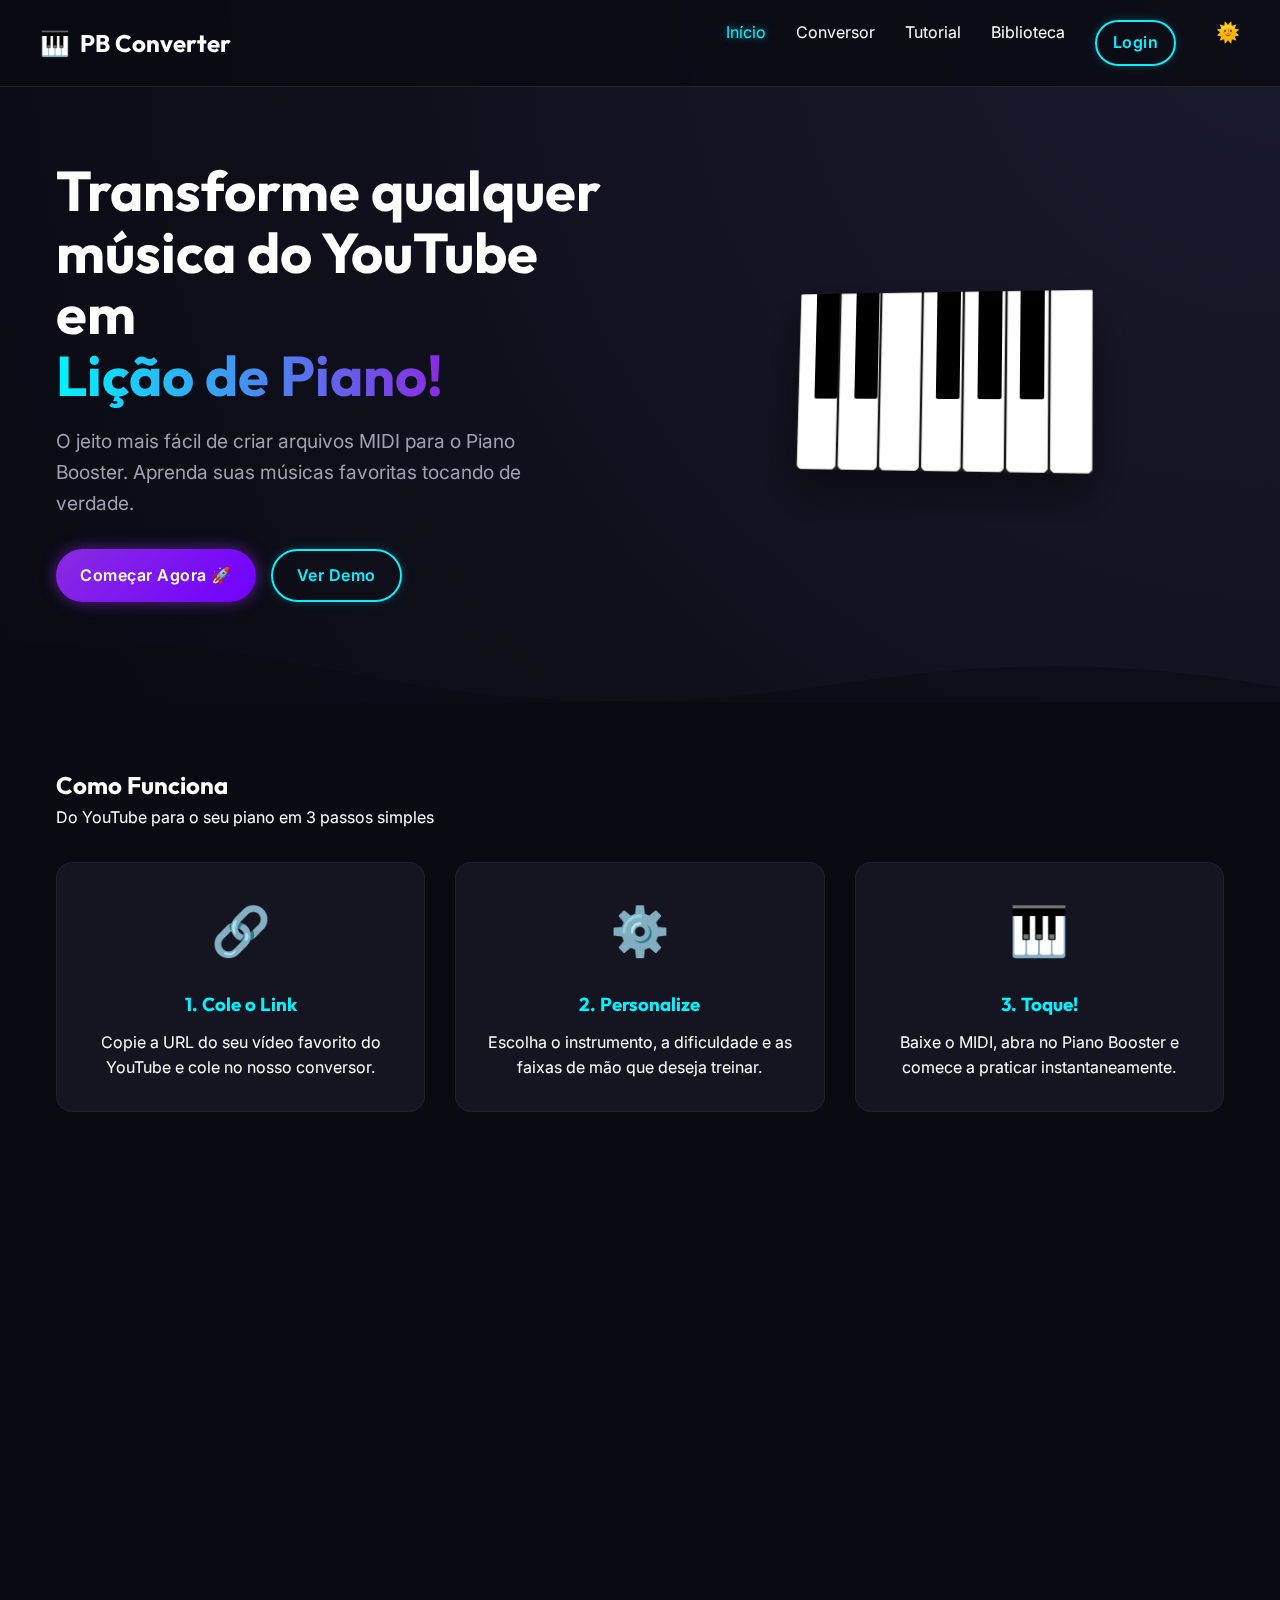
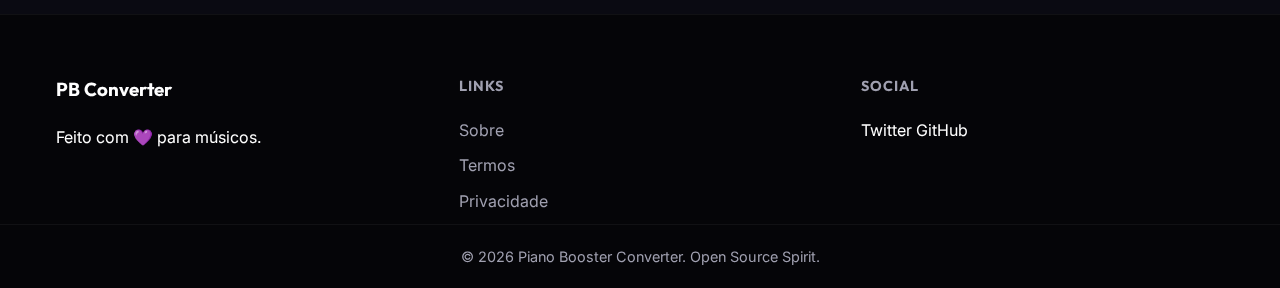
<file: index.html>
<!DOCTYPE html>
<html lang="pt-BR">

<head>
    <meta charset="UTF-8">
    <meta name="viewport" content="width=device-width, initial-scale=1.0">
    <title>Piano Booster Converter - YouTube para MIDI</title>

    <!-- Fonts -->
    <link rel="preconnect" href="https://fonts.googleapis.com">
    <link rel="preconnect" href="https://fonts.gstatic.com" crossorigin>
    <link href="https://fonts.googleapis.com/css2?family=Inter:wght@400;600&family=Outfit:wght@700&display=swap"
        rel="stylesheet">

    <!-- Styles -->
    <link rel="stylesheet" href="css/style.css">
    <link rel="stylesheet" href="css/animations.css">

    <!-- Scripts -->
    <script src="js/main.js" defer></script>
</head>

<body>
    <div id="particles-js"></div>

    <nav class="navbar">
        <div class="logo">
            <span>🎹</span> PB Converter
        </div>
        <ul class="nav-links">
            <li><a href="index.html" class="active">Início</a></li>
            <li><a href="converter.html">Conversor</a></li>
            <li><a href="tutorial.html">Tutorial</a></li>
            <li><a href="library.html">Biblioteca</a></li>
            <li><a href="dashboard.html" class="btn btn-secondary" style="padding: 8px 16px;">Login</a></li>
        </ul>
    </nav>

    <main>
        <!-- Hero Section -->
        <section class="hero-section">
            <div class="container hero-content">
                <div class="hero-text animate-enter">
                    <h1 class="hero-title">
                        Transforme qualquer música do YouTube em <br>
                        <span class="text-gradient">Lição de Piano!</span>
                    </h1>
                    <p class="hero-subtitle">
                        O jeito mais fácil de criar arquivos MIDI para o Piano Booster.
                        Aprenda suas músicas favoritas tocando de verdade.
                    </p>
                    <div class="hero-actions">
                        <a href="converter.html" class="btn btn-primary">Começar Agora 🚀</a>
                        <a href="#demo" class="btn btn-secondary">Ver Demo</a>
                    </div>
                </div>

                <div class="hero-visual animate-enter delay-200">
                    <!-- CSS Piano Animation -->
                    <div class="piano-visual">
                        <div class="key white"></div>
                        <div class="key black"></div>
                        <div class="key white"></div>
                        <div class="key black"></div>
                        <div class="key white"></div>
                        <div class="key white"></div>
                        <div class="key black"></div>
                        <div class="key white"></div>
                        <div class="key black"></div>
                        <div class="key white"></div>
                        <div class="key black"></div>
                        <div class="key white"></div>
                    </div>
                </div>
            </div>

            <div class="custom-shape-divider-bottom">
                <svg data-name="Layer 1" xmlns="http://www.w3.org/2000/svg" viewBox="0 0 1200 120"
                    preserveAspectRatio="none">
                    <path
                        d="M321.39,56.44c58-10.79,114.16-30.13,172-41.86,82.39-16.72,168.19-17.73,250.45-.39C823.78,31,906.67,72,985.66,92.83c70.05,18.48,146.53,26.09,214.34,3V0H0V27.35A600.21,600.21,0,0,0,321.39,56.44Z"
                        class="shape-fill"></path>
                </svg>
            </div>
        </section>

        <!-- How It Works -->
        <section class="process-section mt-4">
            <div class="container">
                <div class="section-header text-center">
                    <h2 class="animate-enter">Como Funciona</h2>
                    <p class="text-muted animate-enter delay-100">Do YouTube para o seu piano em 3 passos simples</p>
                </div>

                <div class="steps-grid mt-2">
                    <div class="step-card animate-enter delay-100">
                        <div class="step-icon">🔗</div>
                        <h3>1. Cole o Link</h3>
                        <p>Copie a URL do seu vídeo favorito do YouTube e cole no nosso conversor.</p>
                    </div>
                    <div class="step-card animate-enter delay-200">
                        <div class="step-icon">⚙️</div>
                        <h3>2. Personalize</h3>
                        <p>Escolha o instrumento, a dificuldade e as faixas de mão que deseja treinar.</p>
                    </div>
                    <div class="step-card animate-enter delay-300">
                        <div class="step-icon">🎹</div>
                        <h3>3. Toque!</h3>
                        <p>Baixe o MIDI, abra no Piano Booster e comece a praticar instantaneamente.</p>
                    </div>
                </div>
            </div>
        </section>

        <!-- Benefits Section -->
        <section class="benefits-section mt-4">
            <div class="container">
                <div class="benefits-grid">
                    <div class="benefit-content animate-enter">
                        <h2>Por que usar o PB Converter?</h2>
                        <ul class="benefit-list">
                            <li>
                                <span class="check-icon">✓</span>
                                <div>
                                    <strong>100% Gratuito</strong>
                                    <p>Sem taxas escondidas. Converta quantas músicas quiser.</p>
                                </div>
                            </li>
                            <li>
                                <span class="check-icon">✓</span>
                                <div>
                                    <strong>Alta Precisão</strong>
                                    <p>Algoritmos avançados para separar notas corretamente.</p>
                                </div>
                            </li>
                            <li>
                                <span class="check-icon">✓</span>
                                <div>
                                    <strong>Focado no Aprendizado</strong>
                                    <p>Arquivos otimizados especificamente para o Piano Booster.</p>
                                </div>
                            </li>
                        </ul>
                        <a href="converter.html" class="btn btn-primary mt-2">Começar a Converter</a>
                    </div>
                    <div class="benefit-image animate-enter delay-200">
                        <div class="screenshot-placeholder">
                            <div class="screen-header">
                                <span class="dot red"></span>
                                <span class="dot yellow"></span>
                                <span class="dot green"></span>
                            </div>
                            <div class="screen-body">
                                <div class="music-staff">
                                    <div class="line"></div>
                                    <div class="line"></div>
                                    <div class="line"></div>
                                    <div class="line"></div>
                                    <div class="line"></div>
                                    <div class="note" style="left: 10%; top: 10px;">♪</div>
                                    <div class="note" style="left: 30%; top: 20px;">♫</div>
                                    <div class="note" style="left: 60%; top: 5px;">♩</div>
                                </div>
                            </div>
                        </div>
                    </div>
                </div>
            </div>
        </section>

        <footer class="main-footer mt-4">
            <div class="container footer-content">
                <div class="footer-col">
                    <h3>PB Converter</h3>
                    <p>Feito com 💜 para músicos.</p>
                </div>
                <div class="footer-col">
                    <h4>Links</h4>
                    <ul>
                        <li><a href="#">Sobre</a></li>
                        <li><a href="#">Termos</a></li>
                        <li><a href="#">Privacidade</a></li>
                    </ul>
                </div>
                <div class="footer-col">
                    <h4>Social</h4>
                    <div class="social-links">
                        <a href="#">Twitter</a>
                        <a href="#">GitHub</a>
                    </div>
                </div>
            </div>
            <div class="footer-bottom">
                <p>&copy; 2026 Piano Booster Converter. Open Source Spirit.</p>
            </div>
        </footer>
    </main>

</body>

</html>
</file>
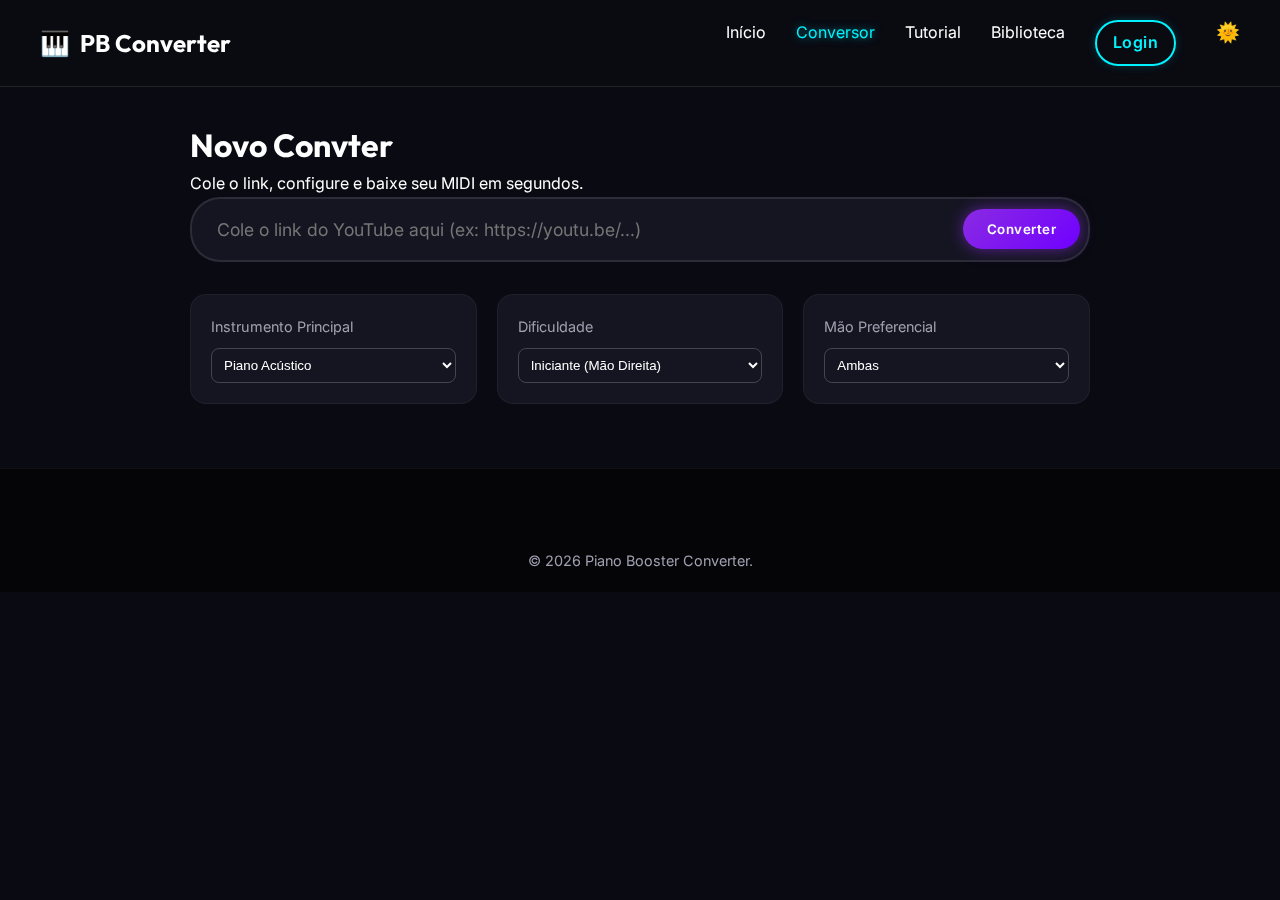
<file: converter.html>
<!DOCTYPE html>
<html lang="pt-BR">

<head>
    <meta charset="UTF-8">
    <meta name="viewport" content="width=device-width, initial-scale=1.0">
    <title>Converter - Piano Booster Converter</title>

    <!-- Fonts -->
    <link rel="preconnect" href="https://fonts.googleapis.com">
    <link rel="preconnect" href="https://fonts.gstatic.com" crossorigin>
    <link href="https://fonts.googleapis.com/css2?family=Inter:wght@400;600&family=Outfit:wght@700&display=swap"
        rel="stylesheet">

    <!-- Styles -->
    <link rel="stylesheet" href="css/style.css">
    <link rel="stylesheet" href="css/animations.css">

    <!-- Scripts -->
    <script src="js/main.js" defer></script>
    <script src="js/converter.js" defer></script>
</head>

<body>
    <div id="particles-js"></div>

    <nav class="navbar">
        <div class="logo">
            <span>🎹</span> PB Converter
        </div>
        <ul class="nav-links">
            <li><a href="index.html">Início</a></li>
            <li><a href="converter.html" class="active">Conversor</a></li>
            <li><a href="tutorial.html">Tutorial</a></li>
            <li><a href="library.html">Biblioteca</a></li>
            <li><a href="dashboard.html" class="btn btn-secondary" style="padding: 8px 16px;">Login</a></li>
        </ul>
    </nav>

    <main class="container" style="padding-top: 120px;">
        <div class="converter-container" style="margin: 0 auto;">
            <div class="text-center mb-4">
                <h1 class="animate-enter">Novo Convter</h1>
                <p class="text-muted animate-enter delay-100">Cole o link, configure e baixe seu MIDI em segundos.</p>
            </div>

            <!-- Input Section -->
            <div class="input-group animate-enter delay-200">
                <input type="text" id="youtubeUrl" placeholder="Cole o link do YouTube aqui (ex: https://youtu.be/...)">
                <button id="convertBtn" class="btn btn-primary input-btn">Converter</button>
            </div>

            <!-- Options -->
            <div class="options-grid animate-enter delay-300">
                <div class="option-card">
                    <label>Instrumento Principal</label>
                    <select>
                        <option>Piano Acústico</option>
                        <option>Piano Elétrico</option>
                        <option>Órgão</option>
                        <option>Sintetizador</option>
                    </select>
                </div>
                <div class="option-card">
                    <label>Dificuldade</label>
                    <select>
                        <option>Iniciante (Mão Direita)</option>
                        <option>Intermediário (Simplificado)</option>
                        <option>Avançado (Full)</option>
                    </select>
                </div>
                <div class="option-card">
                    <label>Mão Preferencial</label>
                    <select>
                        <option>Ambas</option>
                        <option>Esquerda</option>
                        <option>Direita</option>
                    </select>
                </div>
            </div>

            <!-- Simulated Process -->
            <div id="conversion-process" class="progress-container hidden">
                <h3>Convertendo...</h3>
                <div class="progress-track">
                    <div class="progress-fill"></div>
                </div>
                <p class="progress-text text-muted">Iniciando...</p>
            </div>

            <!-- Result Area -->
            <div id="result-area" class="result-card hidden">
                <div class="success-icon">✨</div>
                <h2>Sucesso!</h2>
                <p>Seu arquivo MIDI foi gerado e otimizado para o Piano Booster.</p>

                <div class="file-info">
                    <strong>Arquivo:</strong> song_name_converted.mid | <strong>Tamanho:</strong> 45KB
                </div>

                <div class="download-actions">
                    <button class="btn btn-primary">⬇ Baixar MIDI</button>
                    <button class="btn btn-secondary">🎹 Abrir no Piano Booster</button>
                </div>
            </div>

        </div>
    </main>

    <footer class="main-footer mt-4">
        <div class="container footer-content">
            <div class="footer-bottom" style="width: 100%; border: none;">
                <p>&copy; 2026 Piano Booster Converter.</p>
            </div>
        </div>
    </footer>
</body>

</html>
</file>
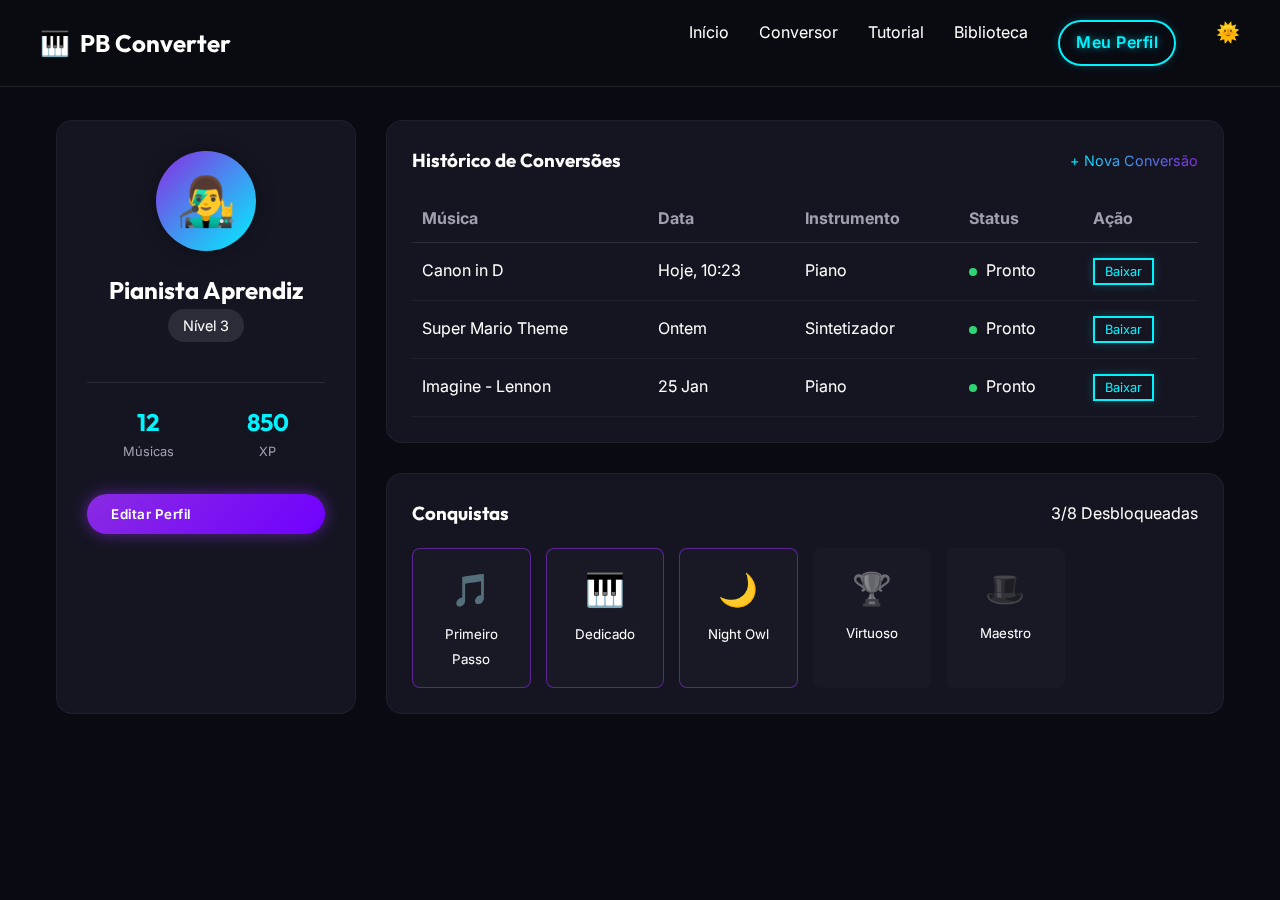
<file: dashboard.html>
<!DOCTYPE html>
<html lang="pt-BR">

<head>
    <meta charset="UTF-8">
    <meta name="viewport" content="width=device-width, initial-scale=1.0">
    <title>Dashboard - Piano Booster Converter</title>
    <link href="https://fonts.googleapis.com/css2?family=Inter:wght@400;600&family=Outfit:wght@700&display=swap"
        rel="stylesheet">
    <link rel="stylesheet" href="css/style.css">
    <link rel="stylesheet" href="css/animations.css">
    <script src="js/main.js" defer></script>
    <style>
        .dashboard-grid {
            display: grid;
            grid-template-columns: 300px 1fr;
            gap: 30px;
        }

        /* Profile Card */
        .profile-card {
            background: var(--bg-card);
            border-radius: var(--radius-md);
            padding: 30px;
            text-align: center;
            border: 1px solid rgba(255, 255, 255, 0.05);
        }

        .avatar {
            width: 100px;
            height: 100px;
            border-radius: 50%;
            background: linear-gradient(135deg, var(--primary), var(--secondary));
            margin: 0 auto 20px;
            display: flex;
            align-items: center;
            justify-content: center;
            font-size: 3rem;
            box-shadow: 0 0 20px rgba(0, 0, 0, 0.3);
        }

        .level-badge {
            background: rgba(255, 255, 255, 0.1);
            padding: 5px 15px;
            border-radius: 20px;
            font-size: 0.9rem;
            display: inline-block;
            margin-bottom: 20px;
        }

        .stats-row {
            display: flex;
            justify-content: space-around;
            margin-top: 20px;
            border-top: 1px solid rgba(255, 255, 255, 0.1);
            padding-top: 20px;
        }

        .stat h3 {
            color: var(--secondary);
            font-size: 1.5rem;
        }

        .stat p {
            font-size: 0.8rem;
            color: var(--text-muted);
        }

        /* Main Content */
        .dashboard-content {
            display: flex;
            flex-direction: column;
            gap: 30px;
        }

        .section-box {
            background: var(--bg-card);
            border-radius: var(--radius-md);
            padding: 25px;
            border: 1px solid rgba(255, 255, 255, 0.05);
        }

        .section-header {
            display: flex;
            justify-content: space-between;
            align-items: center;
            margin-bottom: 20px;
        }

        /* Table */
        .history-table {
            width: 100%;
            border-collapse: collapse;
        }

        .history-table th {
            text-align: left;
            color: var(--text-muted);
            padding: 10px;
            border-bottom: 1px solid rgba(255, 255, 255, 0.1);
        }

        .history-table td {
            padding: 15px 10px;
            border-bottom: 1px solid rgba(255, 255, 255, 0.05);
        }

        .status-dot {
            width: 8px;
            height: 8px;
            border-radius: 50%;
            display: inline-block;
            margin-right: 5px;
        }

        .status-done {
            background: var(--success);
        }

        /* Badges */
        .badges-grid {
            display: grid;
            grid-template-columns: repeat(auto-fill, minmax(100px, 1fr));
            gap: 15px;
        }

        .badge-item {
            background: rgba(255, 255, 255, 0.02);
            padding: 15px;
            border-radius: var(--radius-sm);
            text-align: center;
            transition: 0.3s;
            cursor: help;
        }

        .badge-item:hover {
            background: rgba(255, 255, 255, 0.05);
            transform: translateY(-3px);
        }

        .badge-icon {
            font-size: 2rem;
            margin-bottom: 5px;
            filter: grayscale(100%);
            opacity: 0.5;
            transition: 0.3s;
        }

        .badge-item.unlocked .badge-icon {
            filter: grayscale(0);
            opacity: 1;
        }

        .badge-item.unlocked {
            border: 1px solid var(--primary-glow);
        }

        @media (max-width: 768px) {
            .dashboard-grid {
                grid-template-columns: 1fr;
            }
        }
    </style>
</head>

<body>
    <div id="particles-js"></div>
    <nav class="navbar">
        <div class="logo"><span>🎹</span> PB Converter</div>
        <ul class="nav-links">
            <li><a href="index.html">Início</a></li>
            <li><a href="converter.html">Conversor</a></li>
            <li><a href="tutorial.html">Tutorial</a></li>
            <li><a href="library.html">Biblioteca</a></li>
            <li><a href="dashboard.html" class="active btn btn-secondary" style="padding: 8px 16px;">Meu Perfil</a></li>
        </ul>
    </nav>

    <main class="container" style="padding-top: 120px;">
        <div class="dashboard-grid">
            <!-- Sidebar -->
            <aside class="profile-card animate-enter">
                <div class="avatar">👨‍🎤</div>
                <h2>Pianista Aprendiz</h2>
                <div class="level-badge">Nível 3</div>

                <div class="stats-row">
                    <div class="stat">
                        <h3>12</h3>
                        <p>Músicas</p>
                    </div>
                    <div class="stat">
                        <h3>850</h3>
                        <p>XP</p>
                    </div>
                </div>

                <button class="btn btn-primary mt-2" style="width: 100%;">Editar Perfil</button>
            </aside>

            <!-- Main -->
            <div class="dashboard-content">
                <!-- History -->
                <section class="section-box animate-enter delay-100">
                    <div class="section-header">
                        <h3>Histórico de Conversões</h3>
                        <a href="converter.html" class="text-gradient" style="font-size: 0.9rem;">+ Nova Conversão</a>
                    </div>
                    <table class="history-table">
                        <thead>
                            <tr>
                                <th>Música</th>
                                <th>Data</th>
                                <th>Instrumento</th>
                                <th>Status</th>
                                <th>Ação</th>
                            </tr>
                        </thead>
                        <tbody>
                            <tr>
                                <td>Canon in D</td>
                                <td>Hoje, 10:23</td>
                                <td>Piano</td>
                                <td><span class="status-dot status-done"></span> Pronto</td>
                                <td><button class="btn-secondary"
                                        style="padding: 4px 10px; font-size: 0.8rem;">Baixar</button></td>
                            </tr>
                            <tr>
                                <td>Super Mario Theme</td>
                                <td>Ontem</td>
                                <td>Sintetizador</td>
                                <td><span class="status-dot status-done"></span> Pronto</td>
                                <td><button class="btn-secondary"
                                        style="padding: 4px 10px; font-size: 0.8rem;">Baixar</button></td>
                            </tr>
                            <tr>
                                <td>Imagine - Lennon</td>
                                <td>25 Jan</td>
                                <td>Piano</td>
                                <td><span class="status-dot status-done"></span> Pronto</td>
                                <td><button class="btn-secondary"
                                        style="padding: 4px 10px; font-size: 0.8rem;">Baixar</button></td>
                            </tr>
                        </tbody>
                    </table>
                </section>

                <!-- Gamification -->
                <section class="section-box animate-enter delay-200">
                    <div class="section-header">
                        <h3>Conquistas</h3>
                        <span class="text-muted">3/8 Desbloqueadas</span>
                    </div>
                    <div class="badges-grid">
                        <div class="badge-item unlocked" title="Converta sua primeira música">
                            <div class="badge-icon">🎵</div>
                            <small>Primeiro Passo</small>
                        </div>
                        <div class="badge-item unlocked" title="Faça 10 conversões">
                            <div class="badge-icon">🎹</div>
                            <small>Dedicado</small>
                        </div>
                        <div class="badge-item unlocked" title="Use o tema escuro">
                            <div class="badge-icon">🌙</div>
                            <small>Night Owl</small>
                        </div>
                        <div class="badge-item" title="Converta 50 músicas">
                            <div class="badge-icon">🏆</div>
                            <small>Virtuoso</small>
                        </div>
                        <div class="badge-item" title="Encontre o Konami Code">
                            <div class="badge-icon">🎩</div>
                            <small>Maestro</small>
                        </div>
                    </div>
                </section>
            </div>
        </div>
    </main>
</body>

</html>
</file>
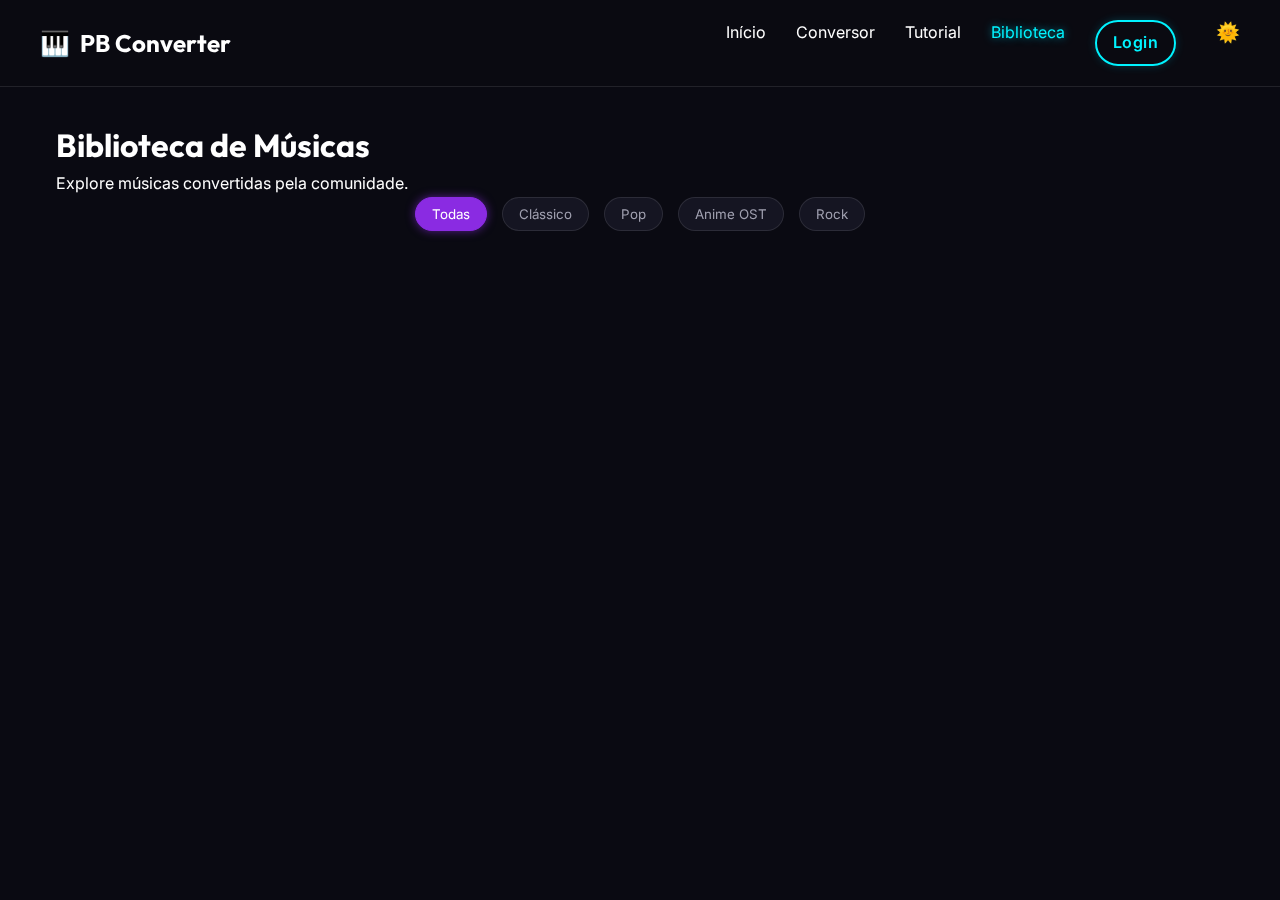
<file: library.html>
<!DOCTYPE html>
<html lang="pt-BR">

<head>
    <meta charset="UTF-8">
    <meta name="viewport" content="width=device-width, initial-scale=1.0">
    <title>Biblioteca - Piano Booster Converter</title>
    <link href="https://fonts.googleapis.com/css2?family=Inter:wght@400;600&family=Outfit:wght@700&display=swap"
        rel="stylesheet">
    <link rel="stylesheet" href="css/style.css">
    <link rel="stylesheet" href="css/animations.css">
    <script src="js/main.js" defer></script>
    <script src="js/library.js" defer></script>
    <style>
        /* Inline page specific styles for simplicity or move to css/library.css later */
        .filters {
            display: flex;
            gap: 15px;
            flex-wrap: wrap;
            margin-bottom: 30px;
            justify-content: center;
        }

        .filter-btn {
            background: var(--bg-card);
            border: 1px solid rgba(255, 255, 255, 0.1);
            color: var(--text-muted);
            padding: 8px 16px;
            border-radius: 20px;
            cursor: pointer;
            transition: 0.3s;
        }

        .filter-btn:hover,
        .filter-btn.active {
            background: var(--primary);
            color: white;
            border-color: var(--primary);
            box-shadow: 0 0 10px var(--primary-glow);
        }

        .music-grid {
            display: grid;
            grid-template-columns: repeat(auto-fill, minmax(250px, 1fr));
            gap: 25px;
        }

        .music-card {
            background: var(--bg-card);
            border-radius: var(--radius-md);
            overflow: hidden;
            border: 1px solid rgba(255, 255, 255, 0.05);
            transition: 0.3s;
            position: relative;
        }

        .music-card:hover {
            transform: translateY(-5px);
            border-color: var(--secondary);
            box-shadow: 0 10px 20px rgba(0, 0, 0, 0.2);
        }

        .card-img {
            height: 140px;
            background: #222;
            position: relative;
            display: flex;
            align-items: center;
            justify-content: center;
            overflow: hidden;
        }

        .play-overlay {
            width: 50px;
            height: 50px;
            background: rgba(0, 0, 0, 0.6);
            border-radius: 50%;
            display: flex;
            align-items: center;
            justify-content: center;
            cursor: pointer;
            opacity: 0;
            transition: 0.3s;
            border: 2px solid white;
        }

        .music-card:hover .play-overlay {
            opacity: 1;
        }

        .card-body {
            padding: 15px;
        }

        .music-title {
            font-weight: 600;
            margin-bottom: 5px;
            white-space: nowrap;
            overflow: hidden;
            text-overflow: ellipsis;
        }

        .music-artist {
            font-size: 0.9rem;
            color: var(--text-muted);
            margin-bottom: 15px;
        }

        .card-footer {
            display: flex;
            justify-content: space-between;
            align-items: center;
            font-size: 0.8rem;
            color: var(--text-muted);
            border-top: 1px solid rgba(255, 255, 255, 0.05);
            padding-top: 10px;
        }

        .badge-difficulty {
            padding: 2px 8px;
            border-radius: 4px;
            font-size: 0.75rem;
            background: rgba(255, 255, 255, 0.1);
        }

        .badge-difficulty.easy {
            background: rgba(46, 213, 115, 0.2);
            color: var(--success);
        }

        .badge-difficulty.medium {
            background: rgba(255, 189, 46, 0.2);
            color: #ffbd2e;
        }

        .badge-difficulty.hard {
            background: rgba(255, 71, 87, 0.2);
            color: var(--danger);
        }
    </style>
</head>

<body>
    <div id="particles-js"></div>
    <nav class="navbar">
        <div class="logo"><span>🎹</span> PB Converter</div>
        <ul class="nav-links">
            <li><a href="index.html">Início</a></li>
            <li><a href="converter.html">Conversor</a></li>
            <li><a href="tutorial.html">Tutorial</a></li>
            <li><a href="library.html" class="active">Biblioteca</a></li>
            <li><a href="dashboard.html" class="btn btn-secondary" style="padding: 8px 16px;">Login</a></li>
        </ul>
    </nav>

    <main class="container" style="padding-top: 120px;">
        <div class="text-center mb-4">
            <h1 class="animate-enter">Biblioteca de Músicas</h1>
            <p class="text-muted animate-enter delay-100">Explore músicas convertidas pela comunidade.</p>
        </div>

        <!-- Filters -->
        <div class="filters animate-enter delay-200">
            <button class="filter-btn active" data-filter="all">Todas</button>
            <button class="filter-btn" data-filter="classico">Clássico</button>
            <button class="filter-btn" data-filter="pop">Pop</button>
            <button class="filter-btn" data-filter="anime">Anime OST</button>
            <button class="filter-btn" data-filter="rock">Rock</button>
        </div>

        <!-- Grid -->
        <div id="music-grid" class="music-grid animate-enter delay-300">
            <!-- Cards will be injected by JS -->
        </div>
    </main>
</body>

</html>
</file>
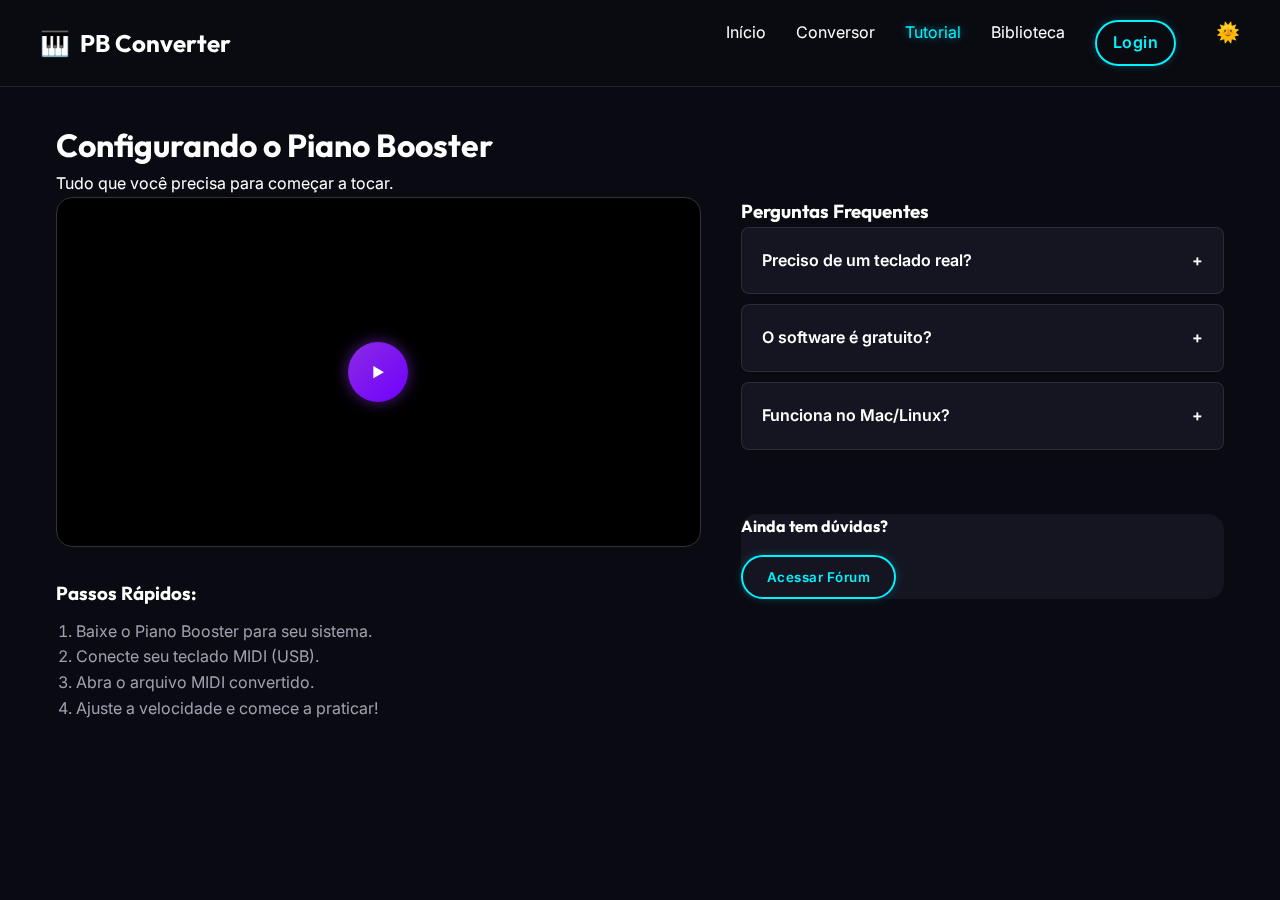
<file: tutorial.html>
<!DOCTYPE html>
<html lang="pt-BR">

<head>
    <meta charset="UTF-8">
    <meta name="viewport" content="width=device-width, initial-scale=1.0">
    <title>Tutorial - Piano Booster Converter</title>
    <link href="https://fonts.googleapis.com/css2?family=Inter:wght@400;600&family=Outfit:wght@700&display=swap"
        rel="stylesheet">
    <link rel="stylesheet" href="css/style.css">
    <link rel="stylesheet" href="css/animations.css">
    <script src="js/main.js" defer></script>
    <style>
        .accordion-item {
            background: var(--bg-card);
            border: 1px solid rgba(255, 255, 255, 0.1);
            border-radius: var(--radius-sm);
            margin-bottom: 10px;
            overflow: hidden;
        }

        .accordion-header {
            padding: 20px;
            cursor: pointer;
            display: flex;
            justify-content: space-between;
            align-items: center;
            font-weight: 600;
        }

        .accordion-header:hover {
            background: rgba(255, 255, 255, 0.02);
            color: var(--secondary);
        }

        .accordion-content {
            padding: 0 20px;
            max-height: 0;
            overflow: hidden;
            transition: max-height 0.3s ease-out, padding 0.3s;
            color: var(--text-muted);
        }

        .accordion-content.active {
            padding: 20px;
            padding-top: 0;
            max-height: 500px;
        }

        .icon-plus {
            transition: 0.3s;
        }

        .accordion-content.active+.accordion-header .icon-plus {
            transform: rotate(45deg);
        }
    </style>
</head>

<body>
    <div id="particles-js"></div>
    <nav class="navbar">
        <div class="logo"><span>🎹</span> PB Converter</div>
        <ul class="nav-links">
            <li><a href="index.html">Início</a></li>
            <li><a href="converter.html">Conversor</a></li>
            <li><a href="tutorial.html" class="active">Tutorial</a></li>
            <li><a href="library.html">Biblioteca</a></li>
            <li><a href="dashboard.html" class="btn btn-secondary" style="padding: 8px 16px;">Login</a></li>
        </ul>
    </nav>

    <main class="container" style="padding-top: 120px;">
        <div class="header-section text-center mb-4">
            <h1 class="animate-enter">Configurando o Piano Booster</h1>
            <p class="text-muted animate-enter delay-100">Tudo que você precisa para começar a tocar.</p>
        </div>

        <div class="row" style="display: flex; gap: 40px; flex-wrap: wrap;">
            <!-- Video Section -->
            <div class="col animate-enter delay-200" style="flex: 2; min-width: 300px;">
                <div class="video-placeholder"
                    style="background: #000; height: 350px; border-radius: var(--radius-md); display: flex; align-items: center; justify-content: center; border: 1px solid #333; position: relative; overflow: hidden;">
                    <div
                        style="position: absolute; width: 100%; height: 100%; background: url('https://placehold.co/600x400/151522/FFF?text=Video+Tutorial') no-repeat center; opacity: 0.5;">
                    </div>
                    <button class="btn btn-primary"
                        style="z-index: 2; border-radius: 50%; width: 60px; height: 60px; display: flex; align-items: center; justify-content: center; padding: 0;">▶</button>
                </div>
                <div class="mt-2">
                    <h3>Passos Rápidos:</h3>
                    <ol style="margin-left: 20px; margin-top: 10px; color: var(--text-muted);">
                        <li class="mb-1">Baixe o Piano Booster para seu sistema.</li>
                        <li class="mb-1">Conecte seu teclado MIDI (USB).</li>
                        <li class="mb-1">Abra o arquivo MIDI convertido.</li>
                        <li>Ajuste a velocidade e comece a praticar!</li>
                    </ol>
                </div>
            </div>

            <!-- FAQ Section -->
            <div class="col animate-enter delay-300" style="flex: 1.5; min-width: 300px;">
                <h3 class="mb-2">Perguntas Frequentes</h3>

                <div class="accordion-item">
                    <div class="accordion-header">
                        Preciso de um teclado real?
                        <span class="icon-plus">+</span>
                    </div>
                    <div class="accordion-content">
                        Realmente recomendamos um teclado MIDI ou um piano digital com saída USB para aproveitar o
                        feedback em tempo real, mas você pode usar o teclado do PC para testar.
                    </div>
                </div>

                <div class="accordion-item">
                    <div class="accordion-header">
                        O software é gratuito?
                        <span class="icon-plus">+</span>
                    </div>
                    <div class="accordion-content">
                        Sim! O Piano Booster é open source e gratuito. Nosso conversor também é 100% grátis.
                    </div>
                </div>

                <div class="accordion-item">
                    <div class="accordion-header">
                        Funciona no Mac/Linux?
                        <span class="icon-plus">+</span>
                    </div>
                    <div class="accordion-content">
                        Sim, há versões para Windows, macOS e Linux. Verifique a página oficial do projeto.
                    </div>
                </div>

                <div class="mt-4 p-4 text-center" style="background: var(--bg-card); border-radius: var(--radius-md);">
                    <h4>Ainda tem dúvidas?</h4>
                    <button class="btn btn-secondary mt-1">Acessar Fórum</button>
                </div>
            </div>
        </div>
    </main>

    <script>
        // Simple accordion logic
        document.querySelectorAll('.accordion-header').forEach(header => {
            header.addEventListener('click', () => {
                const content = header.nextElementSibling;
                const isActive = content.classList.contains('active');

                // Close all
                document.querySelectorAll('.accordion-content').forEach(c => c.classList.remove('active'));

                // Toggle current
                if (!isActive) {
                    content.classList.add('active');
                }
            });
        });
    </script>
</body>

</html>
</file>
<file: css/style.css>
@import 'landing.css';
@import 'converter.css';

:root {
    /* Colors - Neon & Dark Theme */
    --bg-dark: #0a0a12;
    --bg-card: #151522;
    --primary: #8a2be2;
    /* BlueViolet */
    --primary-glow: rgba(138, 43, 226, 0.6);
    --secondary: #00f3ff;
    /* Cyan */
    --secondary-glow: rgba(0, 243, 255, 0.6);
    --text-main: #ffffff;
    --text-muted: #a0a0b0;
    --danger: #ff4757;
    --success: #2ed573;

    /* Typography */
    --font-main: 'Inter', sans-serif;
    --font-display: 'Outfit', sans-serif;

    /* Spacing */
    --spacing-xs: 0.5rem;
    --spacing-sm: 1rem;
    --spacing-md: 2rem;
    --spacing-lg: 4rem;

    /* Effects */
    --shadow-card: 0 8px 32px 0 rgba(0, 0, 0, 0.3);
    --radius-sm: 8px;
    --radius-md: 16px;
    --radius-lg: 30px;
}

* {
    margin: 0;
    padding: 0;
    box-sizing: border-box;
}

body {
    font-family: var(--font-main);
    background-color: var(--bg-dark);
    color: var(--text-main);
    line-height: 1.6;
    overflow-x: hidden;
}

h1,
h2,
h3,
h4,
h5,
h6 {
    font-family: var(--font-display);
    font-weight: 700;
}

a {
    text-decoration: none;
    color: inherit;
    transition: 0.3s;
}

button {
    cursor: pointer;
    font-family: var(--font-main);
    border: none;
    outline: none;
}

.container {
    max-width: 1200px;
    margin: 0 auto;
    padding: 0 var(--spacing-sm);
}

.btn {
    padding: 12px 24px;
    border-radius: var(--radius-lg);
    font-weight: 600;
    letter-spacing: 0.5px;
    transition: all 0.3s ease;
    display: inline-flex;
    align-items: center;
    gap: 8px;
}

.btn-primary {
    background: linear-gradient(135deg, var(--primary), #7000ff);
    color: white;
    box-shadow: 0 0 15px var(--primary-glow);
}

.btn-primary:hover {
    transform: translateY(-2px);
    box-shadow: 0 0 25px var(--primary-glow);
}

.btn-secondary {
    background: transparent;
    border: 2px solid var(--secondary);
    color: var(--secondary);
    box-shadow: 0 0 10px rgba(0, 243, 255, 0.2);
}

.btn-secondary:hover {
    background: var(--secondary);
    color: var(--bg-dark);
    box-shadow: 0 0 20px var(--secondary-glow);
}

/* Utilities */
.text-gradient {
    background: linear-gradient(to right, var(--secondary), var(--primary));
    -webkit-background-clip: text;
    background-clip: text;
    color: transparent;
}

.mt-1 {
    margin-top: var(--spacing-sm);
}

.mt-2 {
    margin-top: var(--spacing-md);
}

.mt-4 {
    margin-top: var(--spacing-lg);
}

/* Navigation */
.navbar {
    display: flex;
    justify-content: space-between;
    align-items: center;
    padding: 20px 40px;
    background: rgba(10, 10, 18, 0.8);
    backdrop-filter: blur(10px);
    position: fixed;
    width: 100%;
    top: 0;
    z-index: 1000;
    border-bottom: 1px solid rgba(255, 255, 255, 0.1);
}

.logo {
    font-family: var(--font-display);
    font-size: 1.5rem;
    font-weight: 700;
    color: var(--text-main);
    display: flex;
    align-items: center;
    gap: 10px;
}

.nav-links {
    display: flex;
    gap: 30px;
    list-style: none;
}

.nav-links a:hover,
.nav-links a.active {
    color: var(--secondary);
    text-shadow: 0 0 8px var(--secondary-glow);
}

/* Particles Background Wrapper */
#particles-js {
    position: fixed;
    width: 100%;
    height: 100%;
    top: 0;
    left: 0;
    z-index: -1;
    pointer-events: none;
}
</file>
<file: css/animations.css>
/* Animations */
@keyframes float {
    0% {
        transform: translateY(0px);
    }

    50% {
        transform: translateY(-20px);
    }

    100% {
        transform: translateY(0px);
    }
}

@keyframes pulse-glow {
    0% {
        box-shadow: 0 0 10px var(--primary-glow);
    }

    50% {
        box-shadow: 0 0 25px var(--primary-glow), 0 0 50px var(--primary-glow);
    }

    100% {
        box-shadow: 0 0 10px var(--primary-glow);
    }
}

@keyframes slideInUp {
    from {
        opacity: 0;
        transform: translateY(30px);
    }

    to {
        opacity: 1;
        transform: translateY(0);
    }
}

@keyframes fadeIn {
    from {
        opacity: 0;
    }

    to {
        opacity: 1;
    }
}

.animate-float {
    animation: float 6s ease-in-out infinite;
}

.animate-pulse {
    animation: pulse-glow 3s infinite;
}

.animate-enter {
    animation: slideInUp 0.8s ease-out forwards;
    opacity: 0;
    /* logic to trigger this on scroll can be added later */
}

/* Staggered delays for entrance animations */
.delay-100 {
    animation-delay: 100ms;
}

.delay-200 {
    animation-delay: 200ms;
}

.delay-300 {
    animation-delay: 300ms;
}

/* Piano Key Animation */
@keyframes keyPress {
    0% {
        transform: scale(1);
    }

    50% {
        transform: scale(0.95);
        background: var(--secondary);
    }

    100% {
        transform: scale(1);
    }
}
</file>
